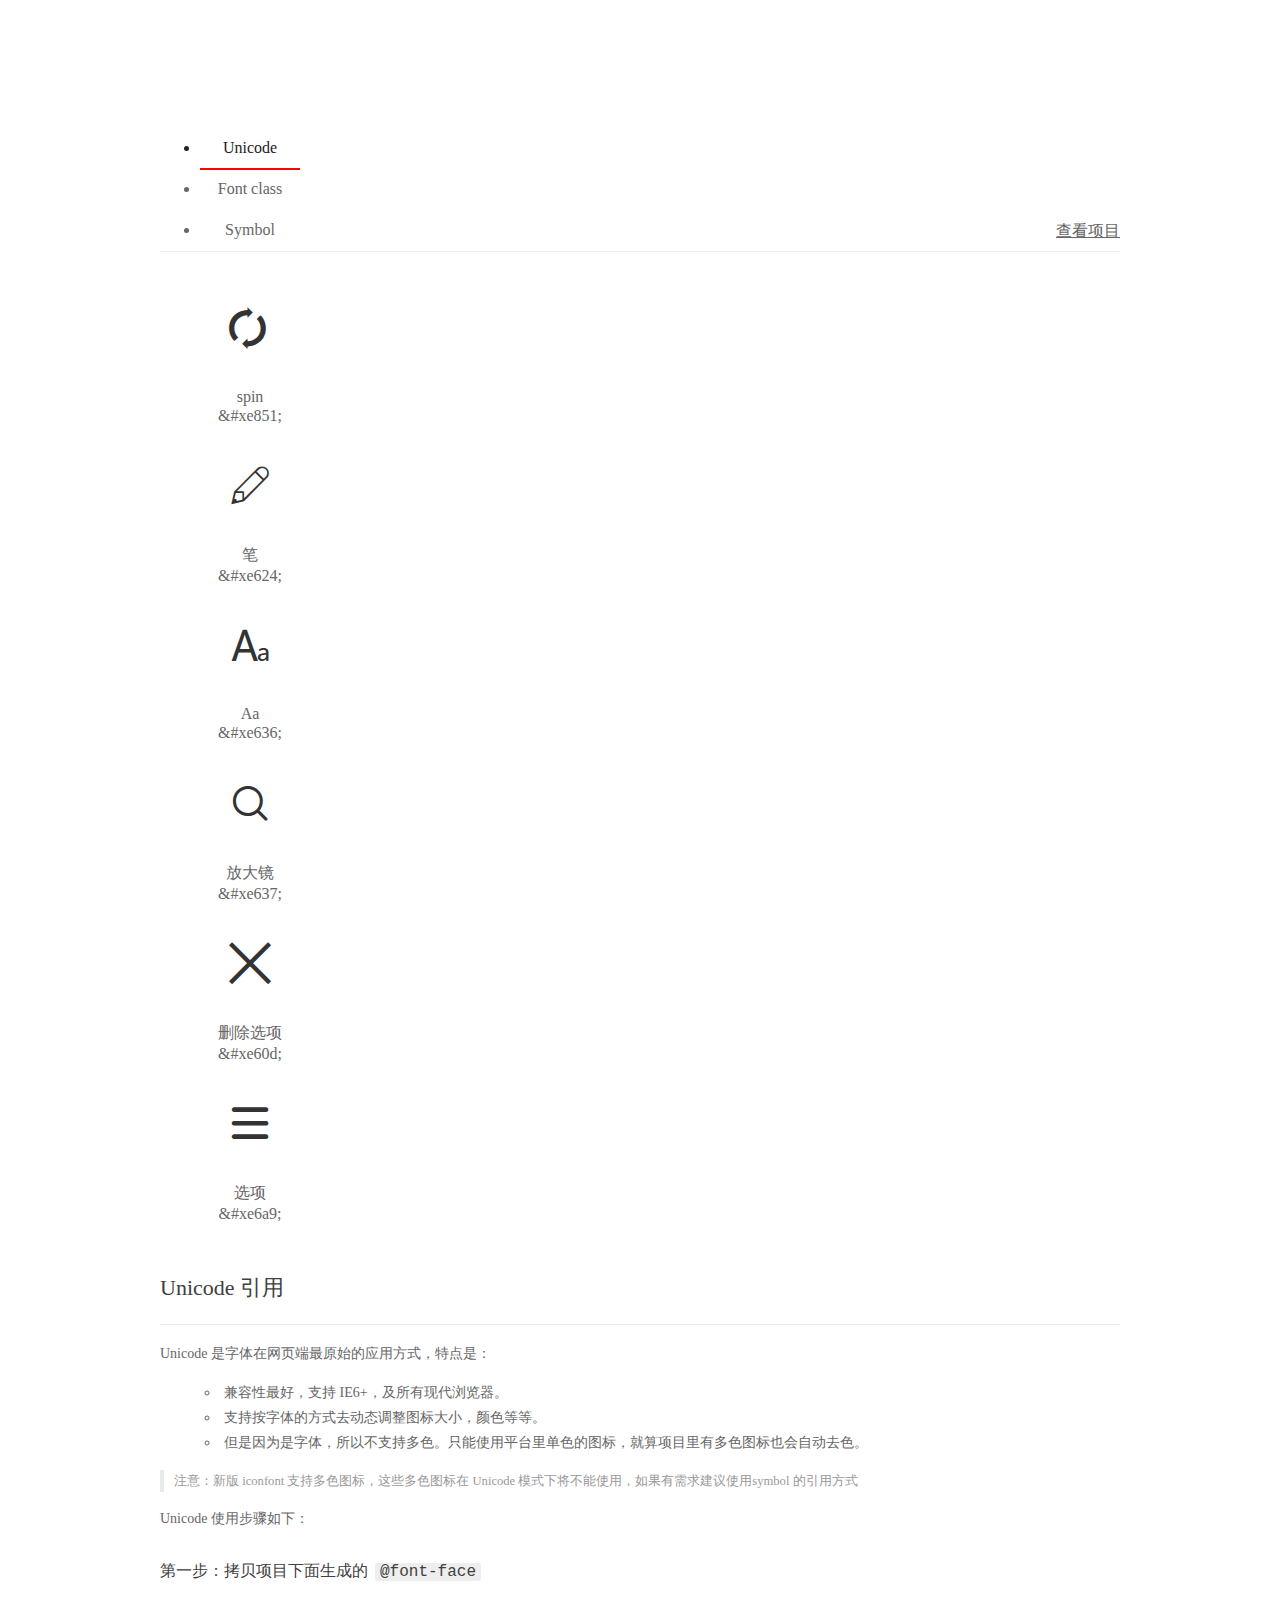
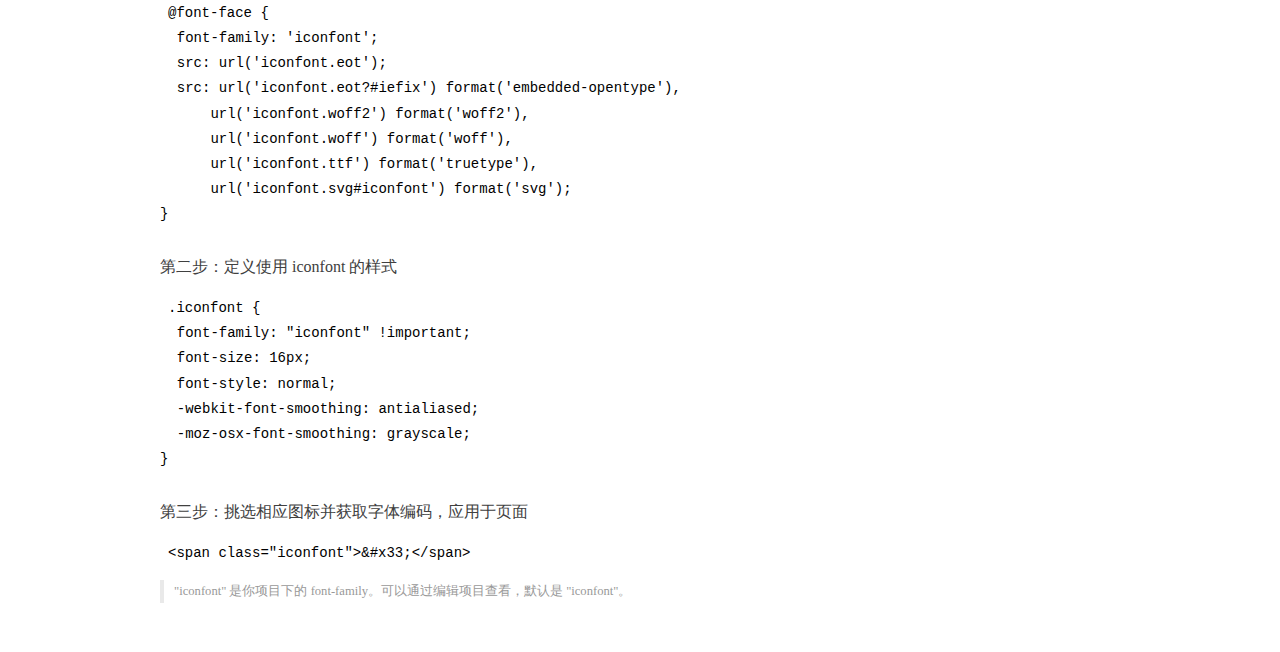
<file: img/front/demo_index.html>
<!DOCTYPE html>
<html>
<head>
  <meta charset="utf-8"/>
  <title>IconFont Demo</title>
  <link rel="shortcut icon" href="https://gtms04.alicdn.com/tps/i4/TB1_oz6GVXXXXaFXpXXJDFnIXXX-64-64.ico" type="image/x-icon"/>
  <link rel="stylesheet" href="https://g.alicdn.com/thx/cube/1.3.2/cube.min.css">
  <link rel="stylesheet" href="demo.css">
  <link rel="stylesheet" href="iconfont.css">
  <script src="iconfont.js"></script>
  <!-- jQuery -->
  <script src="https://a1.alicdn.com/oss/uploads/2018/12/26/7bfddb60-08e8-11e9-9b04-53e73bb6408b.js"></script>
  <!-- 代码高亮 -->
  <script src="https://a1.alicdn.com/oss/uploads/2018/12/26/a3f714d0-08e6-11e9-8a15-ebf944d7534c.js"></script>
</head>
<body>
  <div class="main">
    <h1 class="logo"><a href="https://www.iconfont.cn/" title="iconfont 首页" target="_blank">&#xe86b;</a></h1>
    <div class="nav-tabs">
      <ul id="tabs" class="dib-box">
        <li class="dib active"><span>Unicode</span></li>
        <li class="dib"><span>Font class</span></li>
        <li class="dib"><span>Symbol</span></li>
      </ul>
      
      <a href="https://www.iconfont.cn/manage/index?manage_type=myprojects&projectId=922415" target="_blank" class="nav-more">查看项目</a>
      
    </div>
    <div class="tab-container">
      <div class="content unicode" style="display: block;">
          <ul class="icon_lists dib-box">
          
            <li class="dib">
              <span class="icon iconfont">&#xe851;</span>
                <div class="name">spin</div>
                <div class="code-name">&amp;#xe851;</div>
              </li>
          
            <li class="dib">
              <span class="icon iconfont">&#xe624;</span>
                <div class="name">笔</div>
                <div class="code-name">&amp;#xe624;</div>
              </li>
          
            <li class="dib">
              <span class="icon iconfont">&#xe636;</span>
                <div class="name">Aa</div>
                <div class="code-name">&amp;#xe636;</div>
              </li>
          
            <li class="dib">
              <span class="icon iconfont">&#xe637;</span>
                <div class="name">放大镜</div>
                <div class="code-name">&amp;#xe637;</div>
              </li>
          
            <li class="dib">
              <span class="icon iconfont">&#xe60d;</span>
                <div class="name">删除选项</div>
                <div class="code-name">&amp;#xe60d;</div>
              </li>
          
            <li class="dib">
              <span class="icon iconfont">&#xe6a9;</span>
                <div class="name">选项</div>
                <div class="code-name">&amp;#xe6a9;</div>
              </li>
          
          </ul>
          <div class="article markdown">
          <h2 id="unicode-">Unicode 引用</h2>
          <hr>

          <p>Unicode 是字体在网页端最原始的应用方式，特点是：</p>
          <ul>
            <li>兼容性最好，支持 IE6+，及所有现代浏览器。</li>
            <li>支持按字体的方式去动态调整图标大小，颜色等等。</li>
            <li>但是因为是字体，所以不支持多色。只能使用平台里单色的图标，就算项目里有多色图标也会自动去色。</li>
          </ul>
          <blockquote>
            <p>注意：新版 iconfont 支持多色图标，这些多色图标在 Unicode 模式下将不能使用，如果有需求建议使用symbol 的引用方式</p>
          </blockquote>
          <p>Unicode 使用步骤如下：</p>
          <h3 id="-font-face">第一步：拷贝项目下面生成的 <code>@font-face</code></h3>
<pre><code class="language-css"
>@font-face {
  font-family: 'iconfont';
  src: url('iconfont.eot');
  src: url('iconfont.eot?#iefix') format('embedded-opentype'),
      url('iconfont.woff2') format('woff2'),
      url('iconfont.woff') format('woff'),
      url('iconfont.ttf') format('truetype'),
      url('iconfont.svg#iconfont') format('svg');
}
</code></pre>
          <h3 id="-iconfont-">第二步：定义使用 iconfont 的样式</h3>
<pre><code class="language-css"
>.iconfont {
  font-family: "iconfont" !important;
  font-size: 16px;
  font-style: normal;
  -webkit-font-smoothing: antialiased;
  -moz-osx-font-smoothing: grayscale;
}
</code></pre>
          <h3 id="-">第三步：挑选相应图标并获取字体编码，应用于页面</h3>
<pre>
<code class="language-html"
>&lt;span class="iconfont"&gt;&amp;#x33;&lt;/span&gt;
</code></pre>
          <blockquote>
            <p>"iconfont" 是你项目下的 font-family。可以通过编辑项目查看，默认是 "iconfont"。</p>
          </blockquote>
          </div>
      </div>
      <div class="content font-class">
        <ul class="icon_lists dib-box">
          
          <li class="dib">
            <span class="icon iconfont icon-spin"></span>
            <div class="name">
              spin
            </div>
            <div class="code-name">.icon-spin
            </div>
          </li>
          
          <li class="dib">
            <span class="icon iconfont icon-iconset0137"></span>
            <div class="name">
              笔
            </div>
            <div class="code-name">.icon-iconset0137
            </div>
          </li>
          
          <li class="dib">
            <span class="icon iconfont icon-Aa"></span>
            <div class="name">
              Aa
            </div>
            <div class="code-name">.icon-Aa
            </div>
          </li>
          
          <li class="dib">
            <span class="icon iconfont icon-fangdajing"></span>
            <div class="name">
              放大镜
            </div>
            <div class="code-name">.icon-fangdajing
            </div>
          </li>
          
          <li class="dib">
            <span class="icon iconfont icon-shanchuxuanxiang"></span>
            <div class="name">
              删除选项
            </div>
            <div class="code-name">.icon-shanchuxuanxiang
            </div>
          </li>
          
          <li class="dib">
            <span class="icon iconfont icon-xuanxiang"></span>
            <div class="name">
              选项
            </div>
            <div class="code-name">.icon-xuanxiang
            </div>
          </li>
          
        </ul>
        <div class="article markdown">
        <h2 id="font-class-">font-class 引用</h2>
        <hr>

        <p>font-class 是 Unicode 使用方式的一种变种，主要是解决 Unicode 书写不直观，语意不明确的问题。</p>
        <p>与 Unicode 使用方式相比，具有如下特点：</p>
        <ul>
          <li>兼容性良好，支持 IE8+，及所有现代浏览器。</li>
          <li>相比于 Unicode 语意明确，书写更直观。可以很容易分辨这个 icon 是什么。</li>
          <li>因为使用 class 来定义图标，所以当要替换图标时，只需要修改 class 里面的 Unicode 引用。</li>
          <li>不过因为本质上还是使用的字体，所以多色图标还是不支持的。</li>
        </ul>
        <p>使用步骤如下：</p>
        <h3 id="-fontclass-">第一步：引入项目下面生成的 fontclass 代码：</h3>
<pre><code class="language-html">&lt;link rel="stylesheet" href="./iconfont.css"&gt;
</code></pre>
        <h3 id="-">第二步：挑选相应图标并获取类名，应用于页面：</h3>
<pre><code class="language-html">&lt;span class="iconfont icon-xxx"&gt;&lt;/span&gt;
</code></pre>
        <blockquote>
          <p>"
            iconfont" 是你项目下的 font-family。可以通过编辑项目查看，默认是 "iconfont"。</p>
        </blockquote>
      </div>
      </div>
      <div class="content symbol">
          <ul class="icon_lists dib-box">
          
            <li class="dib">
                <svg class="icon svg-icon" aria-hidden="true">
                  <use xlink:href="#icon-spin"></use>
                </svg>
                <div class="name">spin</div>
                <div class="code-name">#icon-spin</div>
            </li>
          
            <li class="dib">
                <svg class="icon svg-icon" aria-hidden="true">
                  <use xlink:href="#icon-iconset0137"></use>
                </svg>
                <div class="name">笔</div>
                <div class="code-name">#icon-iconset0137</div>
            </li>
          
            <li class="dib">
                <svg class="icon svg-icon" aria-hidden="true">
                  <use xlink:href="#icon-Aa"></use>
                </svg>
                <div class="name">Aa</div>
                <div class="code-name">#icon-Aa</div>
            </li>
          
            <li class="dib">
                <svg class="icon svg-icon" aria-hidden="true">
                  <use xlink:href="#icon-fangdajing"></use>
                </svg>
                <div class="name">放大镜</div>
                <div class="code-name">#icon-fangdajing</div>
            </li>
          
            <li class="dib">
                <svg class="icon svg-icon" aria-hidden="true">
                  <use xlink:href="#icon-shanchuxuanxiang"></use>
                </svg>
                <div class="name">删除选项</div>
                <div class="code-name">#icon-shanchuxuanxiang</div>
            </li>
          
            <li class="dib">
                <svg class="icon svg-icon" aria-hidden="true">
                  <use xlink:href="#icon-xuanxiang"></use>
                </svg>
                <div class="name">选项</div>
                <div class="code-name">#icon-xuanxiang</div>
            </li>
          
          </ul>
          <div class="article markdown">
          <h2 id="symbol-">Symbol 引用</h2>
          <hr>

          <p>这是一种全新的使用方式，应该说这才是未来的主流，也是平台目前推荐的用法。相关介绍可以参考这篇<a href="">文章</a>
            这种用法其实是做了一个 SVG 的集合，与另外两种相比具有如下特点：</p>
          <ul>
            <li>支持多色图标了，不再受单色限制。</li>
            <li>通过一些技巧，支持像字体那样，通过 <code>font-size</code>, <code>color</code> 来调整样式。</li>
            <li>兼容性较差，支持 IE9+，及现代浏览器。</li>
            <li>浏览器渲染 SVG 的性能一般，还不如 png。</li>
          </ul>
          <p>使用步骤如下：</p>
          <h3 id="-symbol-">第一步：引入项目下面生成的 symbol 代码：</h3>
<pre><code class="language-html">&lt;script src="./iconfont.js"&gt;&lt;/script&gt;
</code></pre>
          <h3 id="-css-">第二步：加入通用 CSS 代码（引入一次就行）：</h3>
<pre><code class="language-html">&lt;style&gt;
.icon {
  width: 1em;
  height: 1em;
  vertical-align: -0.15em;
  fill: currentColor;
  overflow: hidden;
}
&lt;/style&gt;
</code></pre>
          <h3 id="-">第三步：挑选相应图标并获取类名，应用于页面：</h3>
<pre><code class="language-html">&lt;svg class="icon" aria-hidden="true"&gt;
  &lt;use xlink:href="#icon-xxx"&gt;&lt;/use&gt;
&lt;/svg&gt;
</code></pre>
          </div>
      </div>

    </div>
  </div>
  <script>
  $(document).ready(function () {
      $('.tab-container .content:first').show()

      $('#tabs li').click(function (e) {
        var tabContent = $('.tab-container .content')
        var index = $(this).index()

        if ($(this).hasClass('active')) {
          return
        } else {
          $('#tabs li').removeClass('active')
          $(this).addClass('active')

          tabContent.hide().eq(index).fadeIn()
        }
      })
    })
  </script>
</body>
</html>
</file>
<file: img/front/demo.css>
/* Logo 字体 */
@font-face {
  font-family: "iconfont logo";
  src: url('https://at.alicdn.com/t/font_985780_km7mi63cihi.eot?t=1545807318834');
  src: url('https://at.alicdn.com/t/font_985780_km7mi63cihi.eot?t=1545807318834#iefix') format('embedded-opentype'),
    url('https://at.alicdn.com/t/font_985780_km7mi63cihi.woff?t=1545807318834') format('woff'),
    url('https://at.alicdn.com/t/font_985780_km7mi63cihi.ttf?t=1545807318834') format('truetype'),
    url('https://at.alicdn.com/t/font_985780_km7mi63cihi.svg?t=1545807318834#iconfont') format('svg');
}

.logo {
  font-family: "iconfont logo";
  font-size: 160px;
  font-style: normal;
  -webkit-font-smoothing: antialiased;
  -moz-osx-font-smoothing: grayscale;
}

/* tabs */
.nav-tabs {
  position: relative;
}

.nav-tabs .nav-more {
  position: absolute;
  right: 0;
  bottom: 0;
  height: 42px;
  line-height: 42px;
  color: #666;
}

#tabs {
  border-bottom: 1px solid #eee;
}

#tabs li {
  cursor: pointer;
  width: 100px;
  height: 40px;
  line-height: 40px;
  text-align: center;
  font-size: 16px;
  border-bottom: 2px solid transparent;
  position: relative;
  z-index: 1;
  margin-bottom: -1px;
  color: #666;
}


#tabs .active {
  border-bottom-color: #f00;
  color: #222;
}

.tab-container .content {
  display: none;
}

/* 页面布局 */
.main {
  padding: 30px 100px;
  width: 960px;
  margin: 0 auto;
}

.main .logo {
  color: #333;
  text-align: left;
  margin-bottom: 30px;
  line-height: 1;
  height: 110px;
  margin-top: -50px;
  overflow: hidden;
  *zoom: 1;
}

.main .logo a {
  font-size: 160px;
  color: #333;
}

.helps {
  margin-top: 40px;
}

.helps pre {
  padding: 20px;
  margin: 10px 0;
  border: solid 1px #e7e1cd;
  background-color: #fffdef;
  overflow: auto;
}

.icon_lists {
  width: 100% !important;
  overflow: hidden;
  *zoom: 1;
}

.icon_lists li {
  width: 100px;
  margin-bottom: 10px;
  margin-right: 20px;
  text-align: center;
  list-style: none !important;
  cursor: default;
}

.icon_lists li .code-name {
  line-height: 1.2;
}

.icon_lists .icon {
  display: block;
  height: 100px;
  line-height: 100px;
  font-size: 42px;
  margin: 10px auto;
  color: #333;
  -webkit-transition: font-size 0.25s linear, width 0.25s linear;
  -moz-transition: font-size 0.25s linear, width 0.25s linear;
  transition: font-size 0.25s linear, width 0.25s linear;
}

.icon_lists .icon:hover {
  font-size: 100px;
}

.icon_lists .svg-icon {
  /* 通过设置 font-size 来改变图标大小 */
  width: 1em;
  /* 图标和文字相邻时，垂直对齐 */
  vertical-align: -0.15em;
  /* 通过设置 color 来改变 SVG 的颜色/fill */
  fill: currentColor;
  /* path 和 stroke 溢出 viewBox 部分在 IE 下会显示
      normalize.css 中也包含这行 */
  overflow: hidden;
}

.icon_lists li .name,
.icon_lists li .code-name {
  color: #666;
}

/* markdown 样式 */
.markdown {
  color: #666;
  font-size: 14px;
  line-height: 1.8;
}

.highlight {
  line-height: 1.5;
}

.markdown img {
  vertical-align: middle;
  max-width: 100%;
}

.markdown h1 {
  color: #404040;
  font-weight: 500;
  line-height: 40px;
  margin-bottom: 24px;
}

.markdown h2,
.markdown h3,
.markdown h4,
.markdown h5,
.markdown h6 {
  color: #404040;
  margin: 1.6em 0 0.6em 0;
  font-weight: 500;
  clear: both;
}

.markdown h1 {
  font-size: 28px;
}

.markdown h2 {
  font-size: 22px;
}

.markdown h3 {
  font-size: 16px;
}

.markdown h4 {
  font-size: 14px;
}

.markdown h5 {
  font-size: 12px;
}

.markdown h6 {
  font-size: 12px;
}

.markdown hr {
  height: 1px;
  border: 0;
  background: #e9e9e9;
  margin: 16px 0;
  clear: both;
}

.markdown p {
  margin: 1em 0;
}

.markdown>p,
.markdown>blockquote,
.markdown>.highlight,
.markdown>ol,
.markdown>ul {
  width: 80%;
}

.markdown ul>li {
  list-style: circle;
}

.markdown>ul li,
.markdown blockquote ul>li {
  margin-left: 20px;
  padding-left: 4px;
}

.markdown>ul li p,
.markdown>ol li p {
  margin: 0.6em 0;
}

.markdown ol>li {
  list-style: decimal;
}

.markdown>ol li,
.markdown blockquote ol>li {
  margin-left: 20px;
  padding-left: 4px;
}

.markdown code {
  margin: 0 3px;
  padding: 0 5px;
  background: #eee;
  border-radius: 3px;
}

.markdown strong,
.markdown b {
  font-weight: 600;
}

.markdown>table {
  border-collapse: collapse;
  border-spacing: 0px;
  empty-cells: show;
  border: 1px solid #e9e9e9;
  width: 95%;
  margin-bottom: 24px;
}

.markdown>table th {
  white-space: nowrap;
  color: #333;
  font-weight: 600;
}

.markdown>table th,
.markdown>table td {
  border: 1px solid #e9e9e9;
  padding: 8px 16px;
  text-align: left;
}

.markdown>table th {
  background: #F7F7F7;
}

.markdown blockquote {
  font-size: 90%;
  color: #999;
  border-left: 4px solid #e9e9e9;
  padding-left: 0.8em;
  margin: 1em 0;
}

.markdown blockquote p {
  margin: 0;
}

.markdown .anchor {
  opacity: 0;
  transition: opacity 0.3s ease;
  margin-left: 8px;
}

.markdown .waiting {
  color: #ccc;
}

.markdown h1:hover .anchor,
.markdown h2:hover .anchor,
.markdown h3:hover .anchor,
.markdown h4:hover .anchor,
.markdown h5:hover .anchor,
.markdown h6:hover .anchor {
  opacity: 1;
  display: inline-block;
}

.markdown>br,
.markdown>p>br {
  clear: both;
}


.hljs {
  display: block;
  background: white;
  padding: 0.5em;
  color: #333333;
  overflow-x: auto;
}

.hljs-comment,
.hljs-meta {
  color: #969896;
}

.hljs-string,
.hljs-variable,
.hljs-template-variable,
.hljs-strong,
.hljs-emphasis,
.hljs-quote {
  color: #df5000;
}

.hljs-keyword,
.hljs-selector-tag,
.hljs-type {
  color: #a71d5d;
}

.hljs-literal,
.hljs-symbol,
.hljs-bullet,
.hljs-attribute {
  color: #0086b3;
}

.hljs-section,
.hljs-name {
  color: #63a35c;
}

.hljs-tag {
  color: #333333;
}

.hljs-title,
.hljs-attr,
.hljs-selector-id,
.hljs-selector-class,
.hljs-selector-attr,
.hljs-selector-pseudo {
  color: #795da3;
}

.hljs-addition {
  color: #55a532;
  background-color: #eaffea;
}

.hljs-deletion {
  color: #bd2c00;
  background-color: #ffecec;
}

.hljs-link {
  text-decoration: underline;
}

/* 代码高亮 */
/* PrismJS 1.15.0
https://prismjs.com/download.html#themes=prism&languages=markup+css+clike+javascript */
/**
 * prism.js default theme for JavaScript, CSS and HTML
 * Based on dabblet (http://dabblet.com)
 * @author Lea Verou
 */
code[class*="language-"],
pre[class*="language-"] {
  color: black;
  background: none;
  text-shadow: 0 1px white;
  font-family: Consolas, Monaco, 'Andale Mono', 'Ubuntu Mono', monospace;
  text-align: left;
  white-space: pre;
  word-spacing: normal;
  word-break: normal;
  word-wrap: normal;
  line-height: 1.5;

  -moz-tab-size: 4;
  -o-tab-size: 4;
  tab-size: 4;

  -webkit-hyphens: none;
  -moz-hyphens: none;
  -ms-hyphens: none;
  hyphens: none;
}

pre[class*="language-"]::-moz-selection,
pre[class*="language-"] ::-moz-selection,
code[class*="language-"]::-moz-selection,
code[class*="language-"] ::-moz-selection {
  text-shadow: none;
  background: #b3d4fc;
}

pre[class*="language-"]::selection,
pre[class*="language-"] ::selection,
code[class*="language-"]::selection,
code[class*="language-"] ::selection {
  text-shadow: none;
  background: #b3d4fc;
}

@media print {

  code[class*="language-"],
  pre[class*="language-"] {
    text-shadow: none;
  }
}

/* Code blocks */
pre[class*="language-"] {
  padding: 1em;
  margin: .5em 0;
  overflow: auto;
}

:not(pre)>code[class*="language-"],
pre[class*="language-"] {
  background: #f5f2f0;
}

/* Inline code */
:not(pre)>code[class*="language-"] {
  padding: .1em;
  border-radius: .3em;
  white-space: normal;
}

.token.comment,
.token.prolog,
.token.doctype,
.token.cdata {
  color: slategray;
}

.token.punctuation {
  color: #999;
}

.namespace {
  opacity: .7;
}

.token.property,
.token.tag,
.token.boolean,
.token.number,
.token.constant,
.token.symbol,
.token.deleted {
  color: #905;
}

.token.selector,
.token.attr-name,
.token.string,
.token.char,
.token.builtin,
.token.inserted {
  color: #690;
}

.token.operator,
.token.entity,
.token.url,
.language-css .token.string,
.style .token.string {
  color: #9a6e3a;
  background: hsla(0, 0%, 100%, .5);
}

.token.atrule,
.token.attr-value,
.token.keyword {
  color: #07a;
}

.token.function,
.token.class-name {
  color: #DD4A68;
}

.token.regex,
.token.important,
.token.variable {
  color: #e90;
}

.token.important,
.token.bold {
  font-weight: bold;
}

.token.italic {
  font-style: italic;
}

.token.entity {
  cursor: help;
}
</file>
<file: img/front/iconfont.css>
@font-face {font-family: "iconfont";
  src: url('iconfont.eot?t=1566226431495'); /* IE9 */
  src: url('iconfont.eot?t=1566226431495#iefix') format('embedded-opentype'), /* IE6-IE8 */
  url('[data-uri]') format('woff2'),
  url('iconfont.woff?t=1566226431495') format('woff'),
  url('iconfont.ttf?t=1566226431495') format('truetype'), /* chrome, firefox, opera, Safari, Android, iOS 4.2+ */
  url('iconfont.svg?t=1566226431495#iconfont') format('svg'); /* iOS 4.1- */
}

.iconfont {
  font-family: "iconfont" !important;
  font-size: 16px;
  font-style: normal;
  -webkit-font-smoothing: antialiased;
  -moz-osx-font-smoothing: grayscale;
}

.icon-spin:before {
  content: "\e851";
}

.icon-iconset0137:before {
  content: "\e624";
}

.icon-Aa:before {
  content: "\e636";
}

.icon-fangdajing:before {
  content: "\e637";
}

.icon-shanchuxuanxiang:before {
  content: "\e60d";
}

.icon-xuanxiang:before {
  content: "\e6a9";
}
</file>
